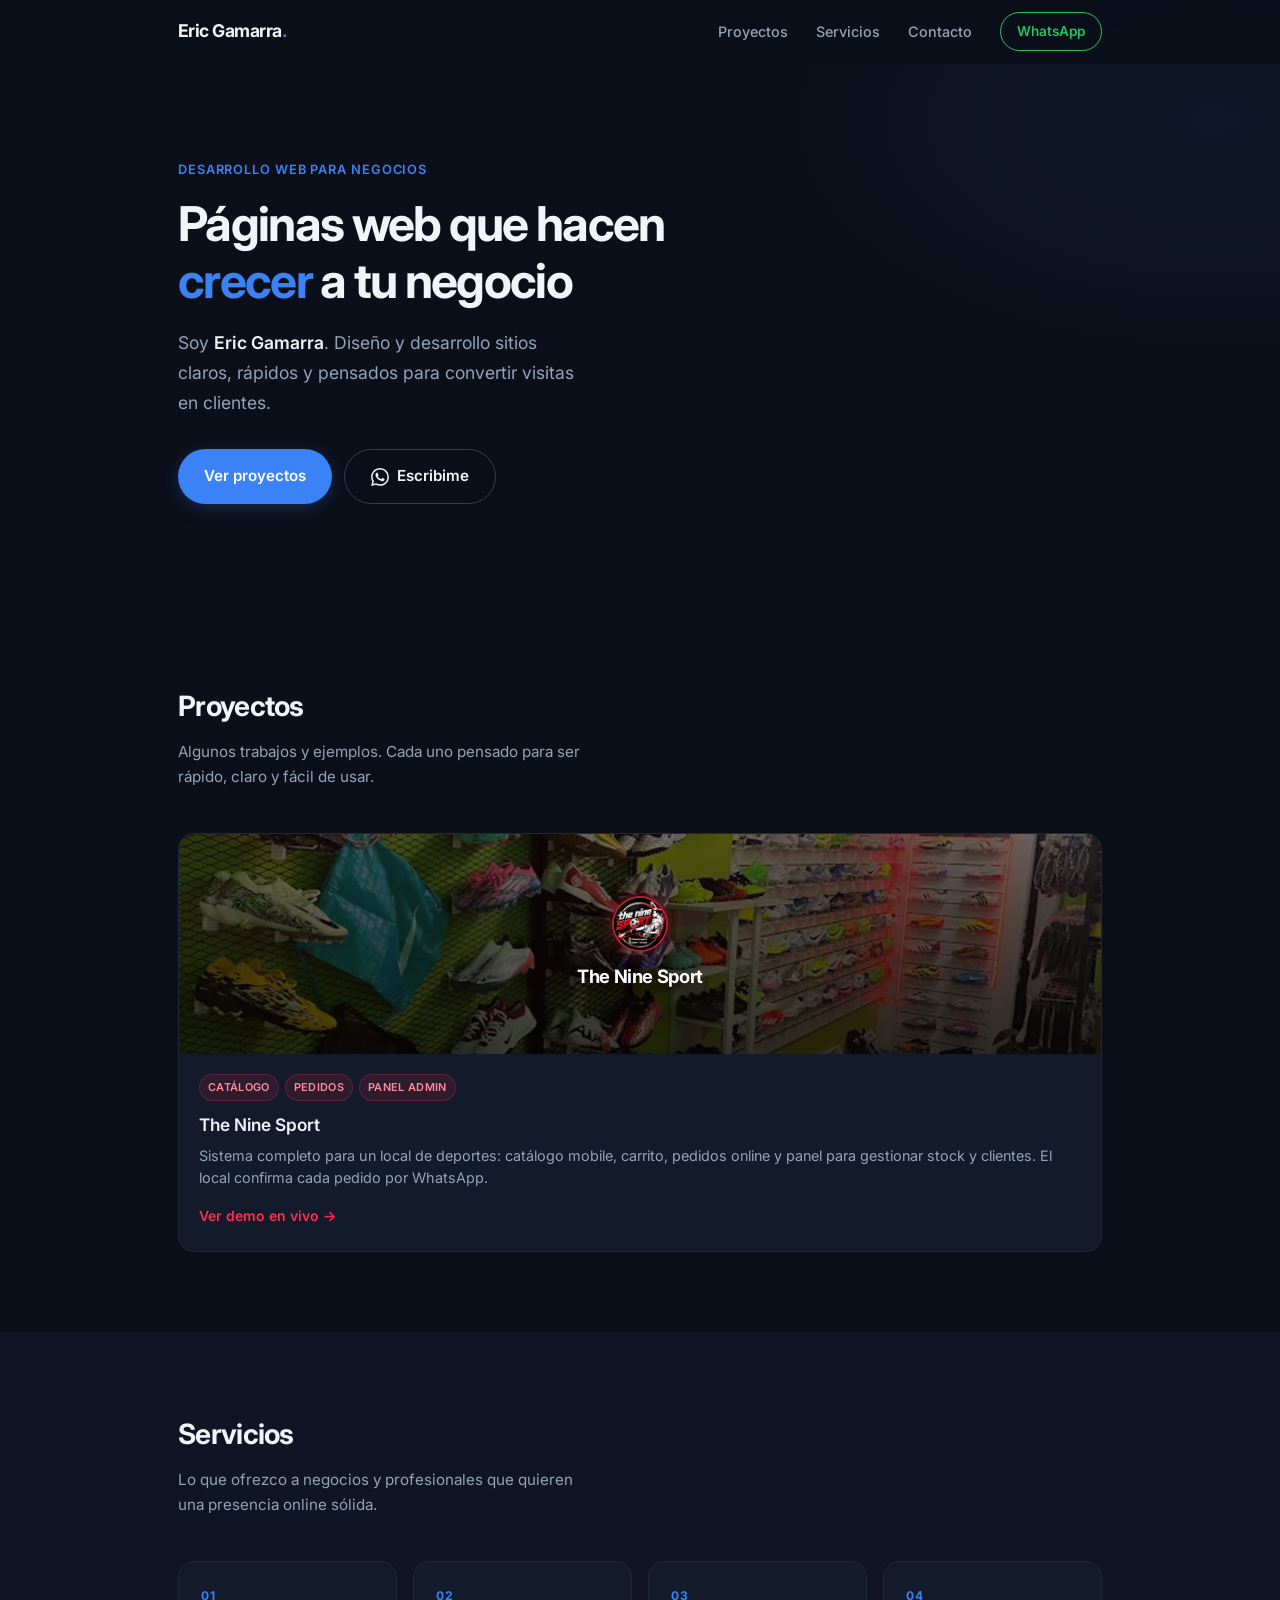
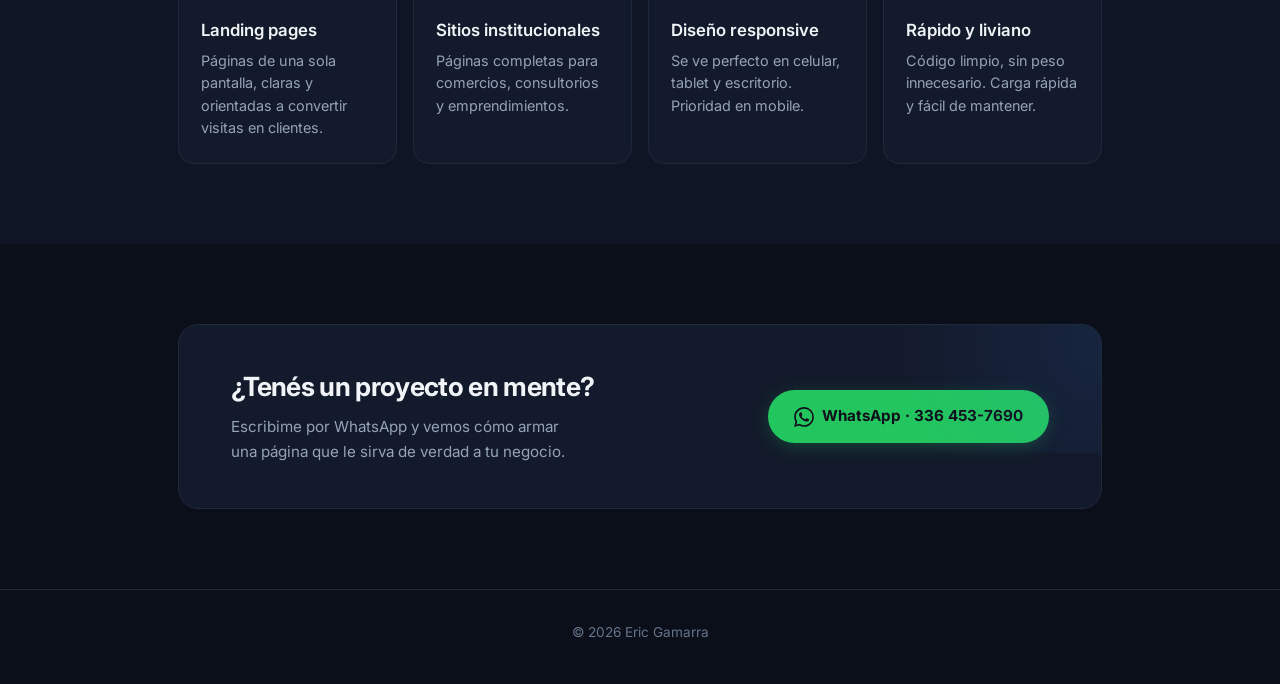
<file: index.html>
<!DOCTYPE html>
<html lang="es">
<head>
  <meta charset="UTF-8" />
  <meta name="viewport" content="width=device-width, initial-scale=1.0, viewport-fit=cover" />
  <title>Eric Gamarra | Páginas Web para Negocios</title>
  <meta name="description" content="Diseño y desarrollo de páginas web modernas y profesionales para negocios. Portfolio de Eric Gamarra." />
  <meta name="theme-color" content="#0b0f19" />

  <link rel="preconnect" href="https://fonts.googleapis.com">
  <link rel="preconnect" href="https://fonts.gstatic.com" crossorigin>
  <link href="https://fonts.googleapis.com/css2?family=Inter:wght@400;500;600;700&display=swap" rel="stylesheet">
  <link rel="stylesheet" href="css/style.css">
</head>
<body>

  <header class="header" id="header">
    <div class="container header__inner">
      <a href="#inicio" class="logo">Eric Gamarra<span>.</span></a>

      <nav class="nav" id="nav">
        <a href="#proyectos" class="nav__link">Proyectos</a>
        <a href="#servicios" class="nav__link">Servicios</a>
        <a href="#contacto" class="nav__link">Contacto</a>
        <a href="https://wa.me/5493364537690?text=Hola%20Eric%2C%20vi%20tu%20portfolio%20y%20me%20interesa%20una%20p%C3%A1gina%20web%20para%20mi%20negocio." target="_blank" rel="noopener" class="nav__wa">WhatsApp</a>
      </nav>

      <button class="burger" id="burger" aria-label="Menú" aria-expanded="false">
        <span></span>
        <span></span>
        <span></span>
      </button>
    </div>
  </header>

  <main>
    <!-- Hero -->
    <section class="hero" id="inicio">
      <div class="container">
        <p class="hero__label anim" style="--d:0s">Desarrollo web para negocios</p>
        <h1 class="hero__title anim" style="--d:0.1s">Páginas web que hacen <em>crecer</em> a tu negocio</h1>
        <p class="hero__text anim" style="--d:0.2s">
          Soy <strong>Eric Gamarra</strong>. Diseño y desarrollo sitios claros, rápidos y pensados para convertir visitas en clientes.
        </p>
        <div class="hero__actions anim" style="--d:0.3s">
          <a href="#proyectos" class="btn btn--primary">Ver proyectos</a>
          <a href="https://wa.me/5493364537690?text=Hola%20Eric%2C%20vi%20tu%20portfolio%20y%20me%20interesa%20una%20p%C3%A1gina%20web%20para%20mi%20negocio." target="_blank" rel="noopener" class="btn btn--ghost">
            <svg width="18" height="18" viewBox="0 0 24 24" fill="currentColor" aria-hidden="true"><path d="M17.472 14.382c-.297-.149-1.758-.867-2.03-.967-.273-.099-.471-.148-.67.15-.197.297-.767.966-.94 1.164-.173.199-.347.223-.644.075-.297-.15-1.255-.463-2.39-1.475-.883-.788-1.48-1.761-1.653-2.059-.173-.297-.018-.458.13-.606.134-.133.298-.347.446-.52.149-.174.198-.298.298-.497.099-.198.05-.371-.025-.52-.075-.149-.669-1.612-.916-2.207-.242-.579-.487-.5-.669-.51-.173-.008-.371-.01-.57-.01-.198 0-.52.074-.792.372-.272.297-1.04 1.016-1.04 2.479 0 1.462 1.065 2.875 1.213 3.074.149.198 2.096 3.2 5.077 4.487.709.306 1.262.489 1.694.625.712.227 1.36.195 1.871.118.571-.085 1.758-.719 2.006-1.413.248-.694.248-1.289.173-1.413-.074-.124-.272-.198-.57-.347m-5.421 7.403h-.004a9.87 9.87 0 01-5.031-1.378l-.361-.214-3.741.982.998-3.648-.235-.374a9.86 9.86 0 01-1.51-5.26c.001-5.45 4.436-9.884 9.888-9.884 2.64 0 5.122 1.03 6.988 2.898a9.825 9.825 0 012.893 6.994c-.003 5.45-4.435 9.884-9.885 9.884m8.413-18.297A11.815 11.815 0 0012.05 0C5.495 0 .16 5.335.157 11.892c0 2.096.547 4.142 1.588 5.945L.057 24l6.305-1.654a11.882 11.882 0 005.683 1.448h.005c6.554 0 11.89-5.335 11.893-11.893a11.821 11.821 0 00-3.48-8.413z"/></svg>
            Escribime
          </a>
        </div>
      </div>
    </section>

    <!-- Proyectos -->
    <section class="section" id="proyectos">
      <div class="container">
        <div class="section__head reveal">
          <h2>Proyectos</h2>
          <p>Algunos trabajos y ejemplos. Cada uno pensado para ser rápido, claro y fácil de usar.</p>
        </div>

        <div class="projects">
          <a href="https://gamarraeric.github.io/thenine-sport/" target="_blank" rel="noopener" class="card card--nine reveal" style="--d:0s">
            <div class="card__img card__img--nine">
              <img src="img/theninesport-preview.jpg" alt="Vista del local The Nine Sport" loading="lazy" onerror="this.style.display='none'" />
              <div class="card__img-overlay">
                <img class="card__logo" src="img/theninesport.png" alt="" />
                <span>The Nine Sport</span>
              </div>
            </div>
            <div class="card__body">
              <div class="card__tags">
                <span>Catálogo</span>
                <span>Pedidos</span>
                <span>Panel admin</span>
              </div>
              <h3>The Nine Sport</h3>
              <p>
                Sistema completo para un local de deportes: catálogo mobile, carrito,
                pedidos online y panel para gestionar stock y clientes. El local
                confirma cada pedido por WhatsApp.
              </p>
              <span class="card__link">Ver demo en vivo →</span>
            </div>
          </a>
        </div>
      </div>
    </section>

    <!-- Servicios -->
    <section class="section section--alt" id="servicios">
      <div class="container">
        <div class="section__head reveal">
          <h2>Servicios</h2>
          <p>Lo que ofrezco a negocios y profesionales que quieren una presencia online sólida.</p>
        </div>

        <div class="services">
          <article class="service reveal" style="--d:0s">
            <div class="service__num">01</div>
            <h3>Landing pages</h3>
            <p>Páginas de una sola pantalla, claras y orientadas a convertir visitas en clientes.</p>
          </article>
          <article class="service reveal" style="--d:0.06s">
            <div class="service__num">02</div>
            <h3>Sitios institucionales</h3>
            <p>Páginas completas para comercios, consultorios y emprendimientos.</p>
          </article>
          <article class="service reveal" style="--d:0.12s">
            <div class="service__num">03</div>
            <h3>Diseño responsive</h3>
            <p>Se ve perfecto en celular, tablet y escritorio. Prioridad en mobile.</p>
          </article>
          <article class="service reveal" style="--d:0.18s">
            <div class="service__num">04</div>
            <h3>Rápido y liviano</h3>
            <p>Código limpio, sin peso innecesario. Carga rápida y fácil de mantener.</p>
          </article>
        </div>
      </div>
    </section>

    <!-- Contacto -->
    <section class="section" id="contacto">
      <div class="container">
        <div class="contact reveal">
          <div class="contact__text">
            <h2>¿Tenés un proyecto en mente?</h2>
            <p>Escribime por WhatsApp y vemos cómo armar una página que le sirva de verdad a tu negocio.</p>
          </div>
          <a href="https://wa.me/5493364537690?text=Hola%20Eric%2C%20vi%20tu%20portfolio%20y%20me%20interesa%20una%20p%C3%A1gina%20web%20para%20mi%20negocio." target="_blank" rel="noopener" class="btn btn--wa">
            <svg width="20" height="20" viewBox="0 0 24 24" fill="currentColor" aria-hidden="true"><path d="M17.472 14.382c-.297-.149-1.758-.867-2.03-.967-.273-.099-.471-.148-.67.15-.197.297-.767.966-.94 1.164-.173.199-.347.223-.644.075-.297-.15-1.255-.463-2.39-1.475-.883-.788-1.48-1.761-1.653-2.059-.173-.297-.018-.458.13-.606.134-.133.298-.347.446-.52.149-.174.198-.298.298-.497.099-.198.05-.371-.025-.52-.075-.149-.669-1.612-.916-2.207-.242-.579-.487-.5-.669-.51-.173-.008-.371-.01-.57-.01-.198 0-.52.074-.792.372-.272.297-1.04 1.016-1.04 2.479 0 1.462 1.065 2.875 1.213 3.074.149.198 2.096 3.2 5.077 4.487.709.306 1.262.489 1.694.625.712.227 1.36.195 1.871.118.571-.085 1.758-.719 2.006-1.413.248-.694.248-1.289.173-1.413-.074-.124-.272-.198-.57-.347m-5.421 7.403h-.004a9.87 9.87 0 01-5.031-1.378l-.361-.214-3.741.982.998-3.648-.235-.374a9.86 9.86 0 01-1.51-5.26c.001-5.45 4.436-9.884 9.888-9.884 2.64 0 5.122 1.03 6.988 2.898a9.825 9.825 0 012.893 6.994c-.003 5.45-4.435 9.884-9.885 9.884m8.413-18.297A11.815 11.815 0 0012.05 0C5.495 0 .16 5.335.157 11.892c0 2.096.547 4.142 1.588 5.945L.057 24l6.305-1.654a11.882 11.882 0 005.683 1.448h.005c6.554 0 11.89-5.335 11.893-11.893a11.821 11.821 0 00-3.48-8.413z"/></svg>
            WhatsApp · 336 453-7690
          </a>
        </div>
      </div>
    </section>
  </main>

  <footer class="footer">
    <div class="container">
      <p>© <span id="year"></span> Eric Gamarra</p>
    </div>
  </footer>

  <script src="js/script.js"></script>
</body>
</html>
</file>
<file: css/style.css>
/* =========================
   Base – Dark + azul
========================= */
*, *::before, *::after {
  box-sizing: border-box;
  margin: 0;
  padding: 0;
}

:root {
  --bg: #0b0f19;
  --bg-alt: #0f1524;
  --card: #131a2b;
  --card-hover: #1a2338;
  --text: #f1f5f9;
  --text-2: #94a3b8;
  --text-3: #64748b;
  --border: #1e293b;
  --border-hover: #334155;
  --accent: #3b82f6;
  --accent-glow: rgba(59, 130, 246, 0.35);
  --wa: #22c55e;
  --radius: 16px;
  --max: 980px;
  --header-h: 64px;
  --ease: 0.25s cubic-bezier(0.4, 0, 0.2, 1);
}

html {
  scroll-behavior: smooth;
  -webkit-text-size-adjust: 100%;
}

body {
  font-family: 'Inter', system-ui, -apple-system, sans-serif;
  background: var(--bg);
  color: var(--text);
  line-height: 1.6;
  font-size: 16px;
  -webkit-font-smoothing: antialiased;
}

img, svg { display: block; max-width: 100%; }
a { color: inherit; text-decoration: none; }
button { font: inherit; background: none; border: none; cursor: pointer; color: inherit; }

.container {
  width: 100%;
  max-width: var(--max);
  margin: 0 auto;
  padding: 0 20px;
}

/* =========================
   Animaciones
========================= */
.anim {
  opacity: 0;
  transform: translateY(18px);
  animation: fadeUp 0.7s var(--ease) forwards;
  animation-delay: var(--d, 0s);
}

@keyframes fadeUp {
  to {
    opacity: 1;
    transform: translateY(0);
  }
}

.reveal {
  opacity: 0;
  transform: translateY(28px);
  transition: opacity 0.65s var(--ease), transform 0.65s var(--ease);
  transition-delay: var(--d, 0s);
}

.reveal.is-visible {
  opacity: 1;
  transform: translateY(0);
}

/* =========================
   Header
========================= */
.header {
  position: fixed;
  top: 0;
  left: 0;
  right: 0;
  height: var(--header-h);
  background: rgba(11, 15, 25, 0.85);
  backdrop-filter: blur(14px);
  -webkit-backdrop-filter: blur(14px);
  border-bottom: 1px solid transparent;
  z-index: 100;
  transition: border-color var(--ease), background var(--ease);
}

.header.scrolled {
  border-bottom-color: var(--border);
  background: rgba(11, 15, 25, 0.95);
}

.header__inner {
  display: flex;
  align-items: center;
  justify-content: space-between;
  height: 100%;
}

.logo {
  font-size: 1.05rem;
  font-weight: 700;
  letter-spacing: -0.03em;
  color: var(--text);
  transition: opacity var(--ease);
}

.logo:hover {
  opacity: 0.85;
}

.logo span {
  color: var(--accent);
}

.nav {
  display: none;
  align-items: center;
  gap: 28px;
}

.nav__link {
  font-size: 0.9rem;
  font-weight: 500;
  color: var(--text-2);
  transition: color var(--ease);
  position: relative;
}

.nav__link::after {
  content: '';
  position: absolute;
  left: 0;
  bottom: -3px;
  width: 0;
  height: 2px;
  background: var(--accent);
  border-radius: 2px;
  transition: width var(--ease);
}

.nav__link:hover {
  color: var(--text);
}

.nav__link:hover::after {
  width: 100%;
}

.nav__wa {
  font-size: 0.85rem;
  font-weight: 600;
  color: var(--wa);
  padding: 8px 16px;
  border: 1.5px solid var(--wa);
  border-radius: 999px;
  transition: background var(--ease), color var(--ease), box-shadow var(--ease);
}

.nav__wa:hover {
  background: var(--wa);
  color: #0b0f19;
  box-shadow: 0 0 20px rgba(34, 197, 94, 0.35);
}

/* Burger */
.burger {
  width: 42px;
  height: 42px;
  display: flex;
  flex-direction: column;
  align-items: center;
  justify-content: center;
  gap: 5px;
  margin-right: -6px;
}

.burger span {
  display: block;
  width: 20px;
  height: 2px;
  background: var(--text);
  border-radius: 1px;
  transition: 0.3s ease;
}

.burger[aria-expanded="true"] span:nth-child(1) {
  transform: translateY(7px) rotate(45deg);
}
.burger[aria-expanded="true"] span:nth-child(2) {
  opacity: 0;
  transform: scaleX(0);
}
.burger[aria-expanded="true"] span:nth-child(3) {
  transform: translateY(-7px) rotate(-45deg);
}

/* Mobile nav */
.nav.is-open {
  display: flex;
  flex-direction: column;
  position: fixed;
  top: var(--header-h);
  left: 0;
  right: 0;
  bottom: 0;
  background: var(--bg);
  padding: 28px 20px;
  gap: 4px;
  z-index: 99;
  border-top: 1px solid var(--border);
  animation: menuIn 0.3s var(--ease);
}

@keyframes menuIn {
  from { opacity: 0; transform: translateY(-8px); }
  to { opacity: 1; transform: translateY(0); }
}

.nav.is-open .nav__link,
.nav.is-open .nav__wa {
  font-size: 1.15rem;
  padding: 14px 0;
  width: 100%;
  text-align: left;
}

.nav.is-open .nav__wa {
  margin-top: 16px;
  text-align: center;
  padding: 14px;
}

/* =========================
   Buttons
========================= */
.btn {
  display: inline-flex;
  align-items: center;
  justify-content: center;
  gap: 8px;
  font-size: 0.95rem;
  font-weight: 600;
  padding: 14px 26px;
  border-radius: 999px;
  transition: all var(--ease);
  min-height: 50px;
}

.btn--primary {
  background: var(--accent);
  color: white;
  box-shadow: 0 4px 20px -4px var(--accent-glow);
}

.btn--primary:hover {
  background: #2563eb;
  box-shadow: 0 8px 28px -4px var(--accent-glow);
  transform: translateY(-2px);
}

.btn--primary:active {
  transform: translateY(0);
}

.btn--ghost {
  background: transparent;
  color: var(--text);
  border: 1.5px solid var(--border-hover);
}

.btn--ghost:hover {
  border-color: var(--text-2);
  background: var(--card);
  transform: translateY(-2px);
}

.btn--wa {
  background: var(--wa);
  color: #0b0f19;
  width: 100%;
  max-width: 320px;
  font-weight: 700;
  box-shadow: 0 4px 20px -4px rgba(34, 197, 94, 0.35);
}

.btn--wa:hover {
  background: #16a34a;
  transform: translateY(-2px);
  box-shadow: 0 8px 28px -4px rgba(34, 197, 94, 0.45);
}

/* =========================
   Hero
========================= */
.hero {
  padding: calc(var(--header-h) + 52px) 0 64px;
  position: relative;
  overflow: hidden;
}

.hero::before {
  content: '';
  position: absolute;
  top: -20%;
  right: -30%;
  width: 70%;
  height: 80%;
  background: radial-gradient(ellipse, rgba(59, 130, 246, 0.08) 0%, transparent 70%);
  pointer-events: none;
}

.hero__label {
  font-size: 0.8rem;
  font-weight: 600;
  text-transform: uppercase;
  letter-spacing: 0.07em;
  color: var(--accent);
  margin-bottom: 16px;
}

.hero__title {
  font-size: clamp(1.9rem, 6.8vw, 2.9rem);
  font-weight: 700;
  line-height: 1.18;
  letter-spacing: -0.035em;
  color: var(--text);
  margin-bottom: 18px;
  max-width: 16ch;
}

.hero__title em {
  font-style: normal;
  color: var(--accent);
}

.hero__text {
  font-size: 1.05rem;
  color: var(--text-2);
  line-height: 1.7;
  margin-bottom: 32px;
  max-width: 36ch;
}

.hero__text strong {
  color: var(--text);
  font-weight: 600;
}

.hero__actions {
  display: flex;
  flex-direction: column;
  gap: 12px;
}

/* =========================
   Sections
========================= */
.section {
  padding: 64px 0;
}

.section--alt {
  background: var(--bg-alt);
}

.section__head {
  margin-bottom: 36px;
}

.section__head h2 {
  font-size: 1.55rem;
  font-weight: 700;
  letter-spacing: -0.025em;
  margin-bottom: 10px;
  color: var(--text);
}

.section__head p {
  font-size: 0.95rem;
  color: var(--text-2);
  max-width: 42ch;
  line-height: 1.65;
}

/* =========================
   Projects
========================= */
.projects {
  display: flex;
  flex-direction: column;
  gap: 20px;
}

.card {
  display: block;
  background: var(--card);
  border: 1px solid var(--border);
  border-radius: var(--radius);
  overflow: hidden;
  transition: transform var(--ease), border-color var(--ease), box-shadow var(--ease), background var(--ease);
}

.card:hover {
  transform: translateY(-6px);
  border-color: var(--border-hover);
  background: var(--card-hover);
  box-shadow: 0 20px 40px -16px rgba(0, 0, 0, 0.55);
}

.card--soon {
  opacity: 0.5;
  pointer-events: none;
}

.card__img {
  height: 168px;
  display: flex;
  align-items: center;
  justify-content: center;
  position: relative;
  overflow: hidden;
}

.card__img::after {
  content: '';
  position: absolute;
  inset: 0;
  background: linear-gradient(to top, rgba(0,0,0,0.25), transparent);
  opacity: 0;
  transition: opacity var(--ease);
}

.card:hover .card__img::after {
  opacity: 1;
}

.card__img span {
  color: white;
  font-size: 1.3rem;
  font-weight: 700;
  letter-spacing: -0.02em;
  position: relative;
  z-index: 1;
  text-shadow: 0 2px 12px rgba(0,0,0,0.25);
}

.card__img--1 {
  background: linear-gradient(145deg, #3b82f6, #1d4ed8 60%, #1e3a8a);
}

.card__img--2 {
  background: linear-gradient(145deg, #ef4444, #b91c1c 60%, #7f1d1d);
}

.card__img--soon {
  background: linear-gradient(145deg, #475569, #334155);
}

.card__body {
  padding: 20px 20px 22px;
}

.card__body h3 {
  font-size: 1.08rem;
  font-weight: 600;
  margin-bottom: 6px;
  color: var(--text);
  transition: color var(--ease);
}

.card:hover .card__body h3 {
  color: var(--accent);
}

.card__body p {
  font-size: 0.9rem;
  color: var(--text-2);
  line-height: 1.55;
  margin-bottom: 14px;
}

.card__link {
  font-size: 0.875rem;
  font-weight: 600;
  color: var(--accent);
  display: inline-flex;
  align-items: center;
  gap: 4px;
  transition: gap var(--ease);
}

.card:hover .card__link {
  gap: 8px;
}

.card__link--muted {
  color: var(--text-3);
}

/* =========================
   Services
========================= */
.services {
  display: flex;
  flex-direction: column;
  gap: 14px;
}

.service {
  background: var(--card);
  border: 1px solid var(--border);
  border-radius: var(--radius);
  padding: 24px 22px;
  transition: transform var(--ease), border-color var(--ease), background var(--ease), box-shadow var(--ease);
}

.service:hover {
  transform: translateY(-4px);
  border-color: var(--border-hover);
  background: var(--card-hover);
  box-shadow: 0 12px 28px -12px rgba(0, 0, 0, 0.4);
}

.service__num {
  font-size: 0.75rem;
  font-weight: 700;
  color: var(--accent);
  letter-spacing: 0.06em;
  margin-bottom: 12px;
}

.service h3 {
  font-size: 1.05rem;
  font-weight: 600;
  margin-bottom: 6px;
  color: var(--text);
}

.service p {
  font-size: 0.9rem;
  color: var(--text-2);
  line-height: 1.55;
}

/* =========================
   Contact
========================= */
.contact {
  background: var(--card);
  border: 1px solid var(--border);
  border-radius: 20px;
  padding: 40px 24px;
  text-align: center;
  position: relative;
  overflow: hidden;
}

.contact::before {
  content: '';
  position: absolute;
  top: -50%;
  right: -30%;
  width: 60%;
  height: 120%;
  background: radial-gradient(circle, rgba(59, 130, 246, 0.1), transparent 70%);
  pointer-events: none;
}

.contact__text {
  margin-bottom: 28px;
  position: relative;
}

.contact__text h2 {
  font-size: 1.45rem;
  font-weight: 700;
  color: var(--text);
  letter-spacing: -0.025em;
  margin-bottom: 10px;
  line-height: 1.3;
}

.contact__text p {
  font-size: 0.95rem;
  color: var(--text-2);
  line-height: 1.65;
  max-width: 34ch;
  margin: 0 auto;
}

/* =========================
   Footer
========================= */
.footer {
  padding: 32px 0 40px;
  text-align: center;
  border-top: 1px solid var(--border);
}

.footer p {
  font-size: 0.85rem;
  color: var(--text-3);
}

/* =========================
   Tablet+
========================= */
@media (min-width: 600px) {
  .container {
    padding: 0 28px;
  }

  .logo {
    font-size: 1.1rem;
  }

  .hero {
    padding: calc(var(--header-h) + 72px) 0 80px;
  }

  .hero__title {
    max-width: 18ch;
  }

  .hero__actions {
    flex-direction: row;
    flex-wrap: wrap;
  }

  .projects {
    display: grid;
    grid-template-columns: repeat(2, 1fr);
    gap: 20px;
  }

  .card__img {
    height: 190px;
  }

  .services {
    display: grid;
    grid-template-columns: repeat(2, 1fr);
    gap: 16px;
  }

  .contact {
    padding: 48px 44px;
  }

  .contact__text h2 {
    font-size: 1.65rem;
  }

  .btn--wa {
    width: auto;
  }
}

/* =========================
   Desktop
========================= */
@media (min-width: 860px) {
  .burger {
    display: none;
  }

  .nav {
    display: flex;
  }

  .hero {
    padding: calc(var(--header-h) + 96px) 0 100px;
  }

  .hero__title {
    font-size: 3rem;
  }

  .hero__text {
    font-size: 1.1rem;
  }

  .section {
    padding: 80px 0;
  }

  .section__head {
    margin-bottom: 44px;
  }

  .section__head h2 {
    font-size: 1.75rem;
  }

  .projects {
    grid-template-columns: repeat(3, 1fr);
  }

  .services {
    grid-template-columns: repeat(4, 1fr);
  }

  .contact {
    display: flex;
    align-items: center;
    justify-content: space-between;
    text-align: left;
    padding: 44px 52px;
    gap: 36px;
  }

  .contact__text {
    margin-bottom: 0;
  }

  .contact__text p {
    margin: 0;
  }
}

/* Prefer reduced motion */
@media (prefers-reduced-motion: reduce) {
  .anim,
  .reveal {
    animation: none !important;
    transition: none !important;
    opacity: 1 !important;
    transform: none !important;
  }
}


/* ---- Card The Nine Sport ---- */
.card--nine:hover {
  border-color: rgba(255, 45, 74, 0.45);
  box-shadow: 0 20px 40px -16px rgba(255, 45, 74, 0.25);
}
.card--nine:hover .card__body h3 {
  color: #ff2d4a;
}
.card--nine .card__link {
  color: #ff2d4a;
}

.card__img--nine {
  height: 200px;
  background:
    linear-gradient(145deg, #2a0a10 0%, #1a0508 50%, #0a0a0a 100%);
  padding: 0;
}
.card__img--nine > img {
  position: absolute;
  inset: 0;
  width: 100%;
  height: 100%;
  object-fit: cover;
  opacity: 0.55;
}
.card__img-overlay {
  position: relative;
  z-index: 1;
  display: flex;
  flex-direction: column;
  align-items: center;
  justify-content: center;
  gap: 10px;
  width: 100%;
  height: 100%;
  background: linear-gradient(180deg, rgba(0,0,0,0.2) 0%, rgba(0,0,0,0.55) 100%);
}
.card__logo {
  width: 56px;
  height: 56px;
  border-radius: 50%;
  object-fit: cover;
  border: 2px solid rgba(255, 45, 74, 0.7);
  box-shadow: 0 0 20px rgba(255, 45, 74, 0.35);
  background: #000;
}
.card__img--nine span {
  font-size: 1.15rem;
  letter-spacing: -0.02em;
}

.card__tags {
  display: flex;
  flex-wrap: wrap;
  gap: 6px;
  margin-bottom: 10px;
}
.card__tags span {
  font-size: 0.68rem;
  font-weight: 600;
  letter-spacing: 0.03em;
  text-transform: uppercase;
  padding: 4px 8px;
  border-radius: 999px;
  background: rgba(255, 45, 74, 0.12);
  color: #ff8a9a;
  border: 1px solid rgba(255, 45, 74, 0.25);
}

@media (min-width: 640px) {
  .projects {
    display: grid;
    grid-template-columns: 1fr;
    gap: 24px;
  }
  .card__img--nine {
    height: 220px;
  }
}
</file>
